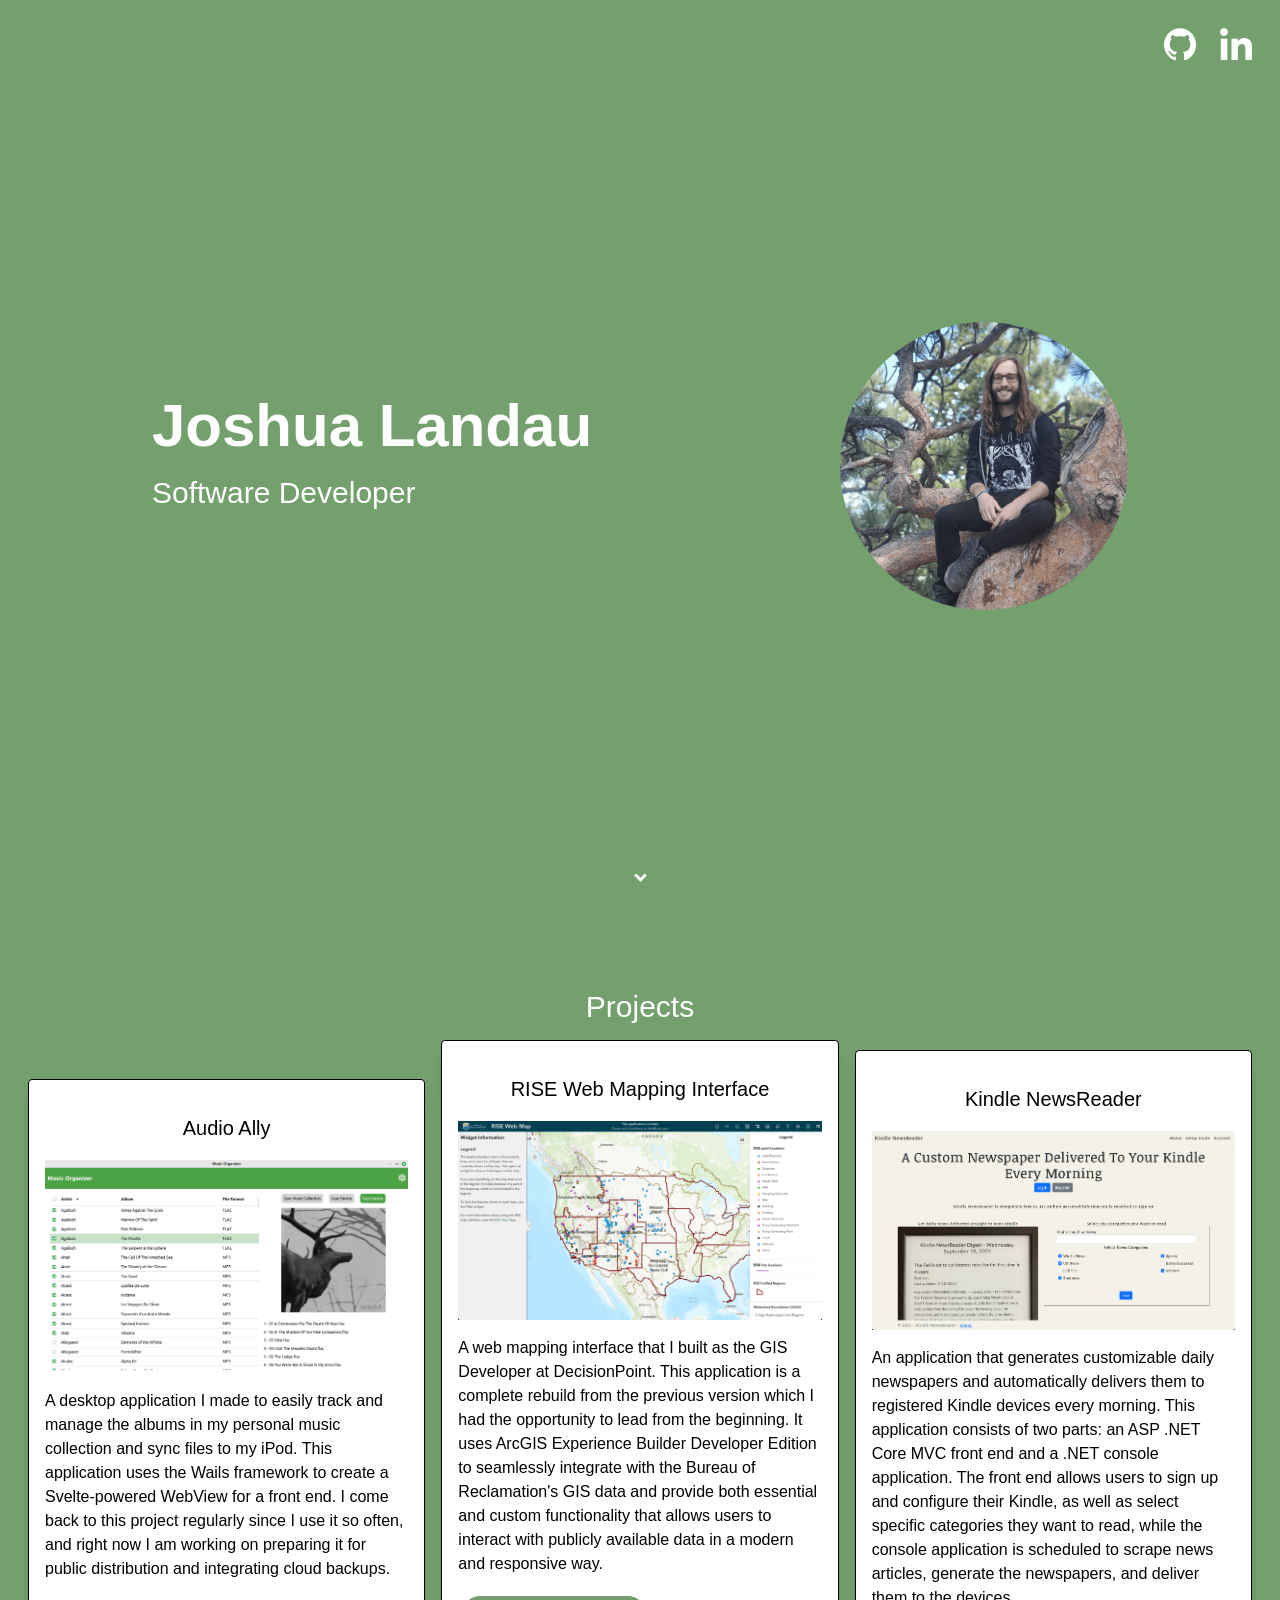
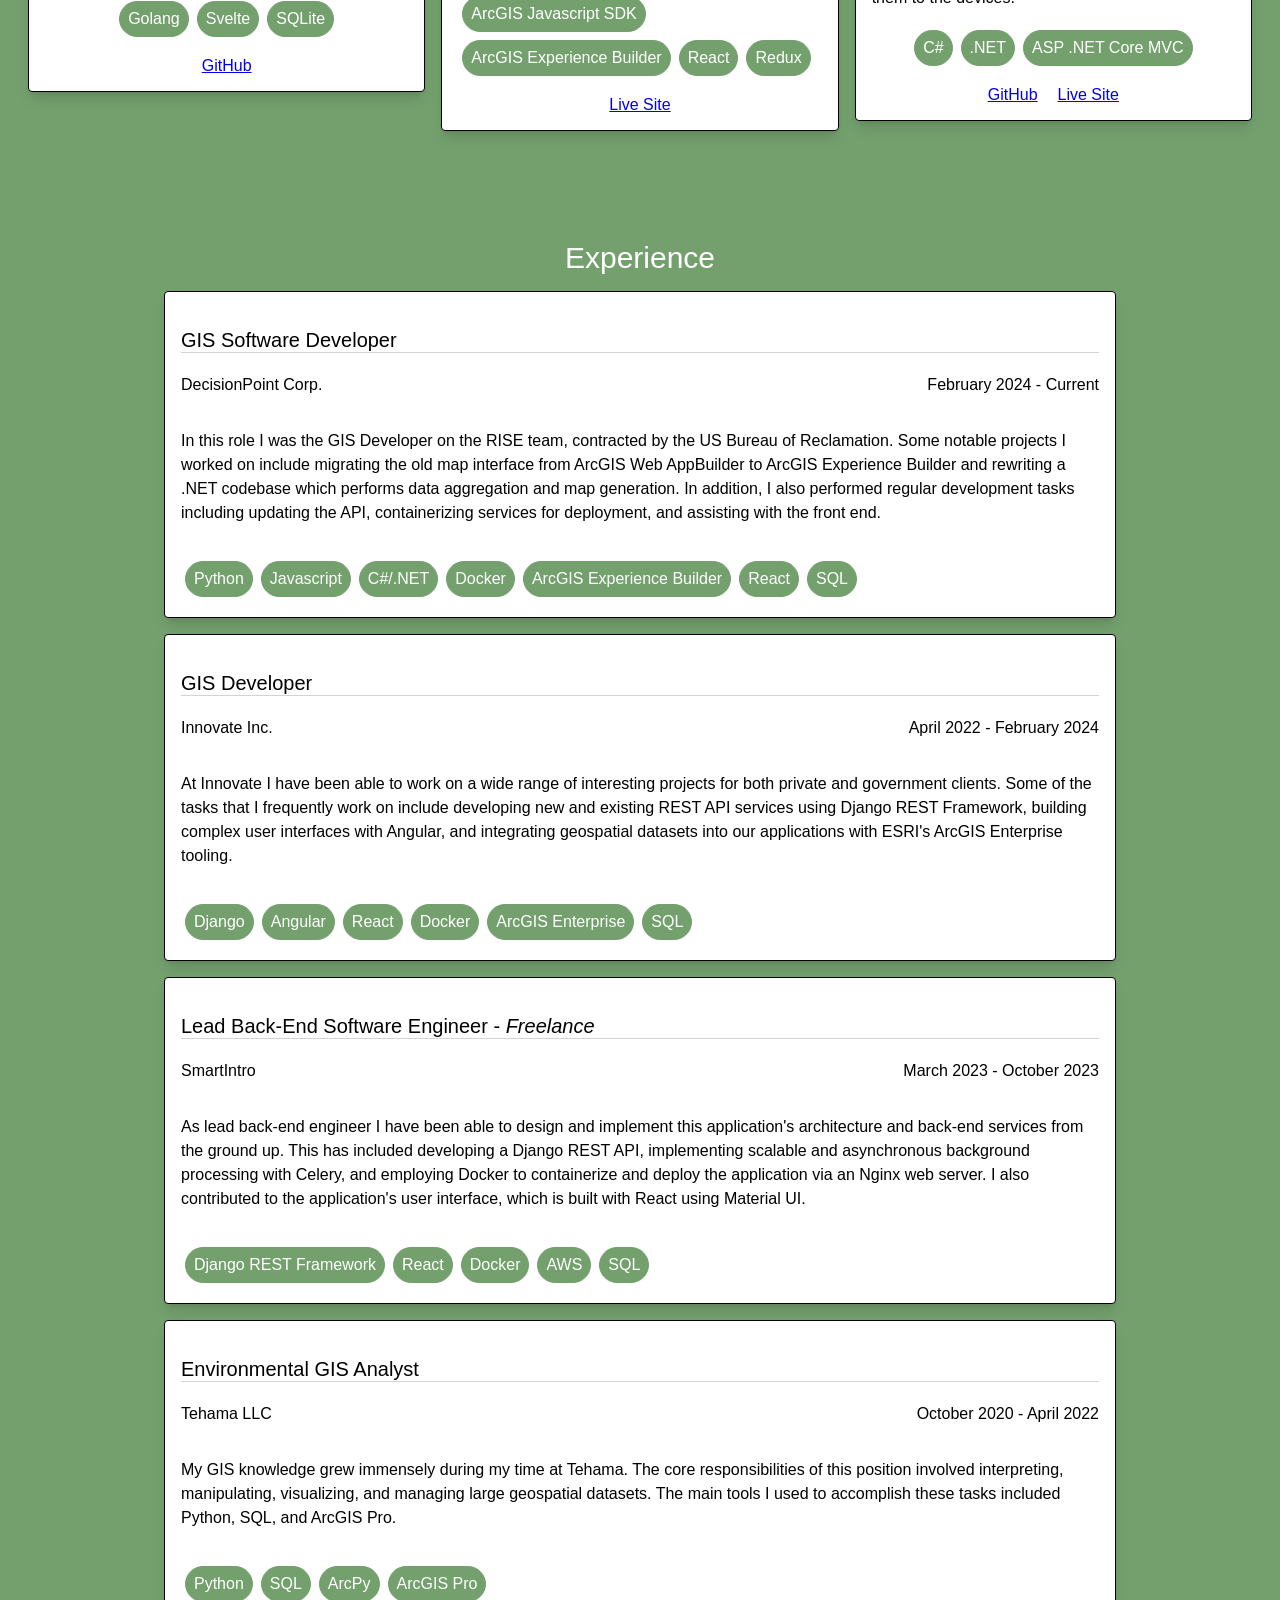
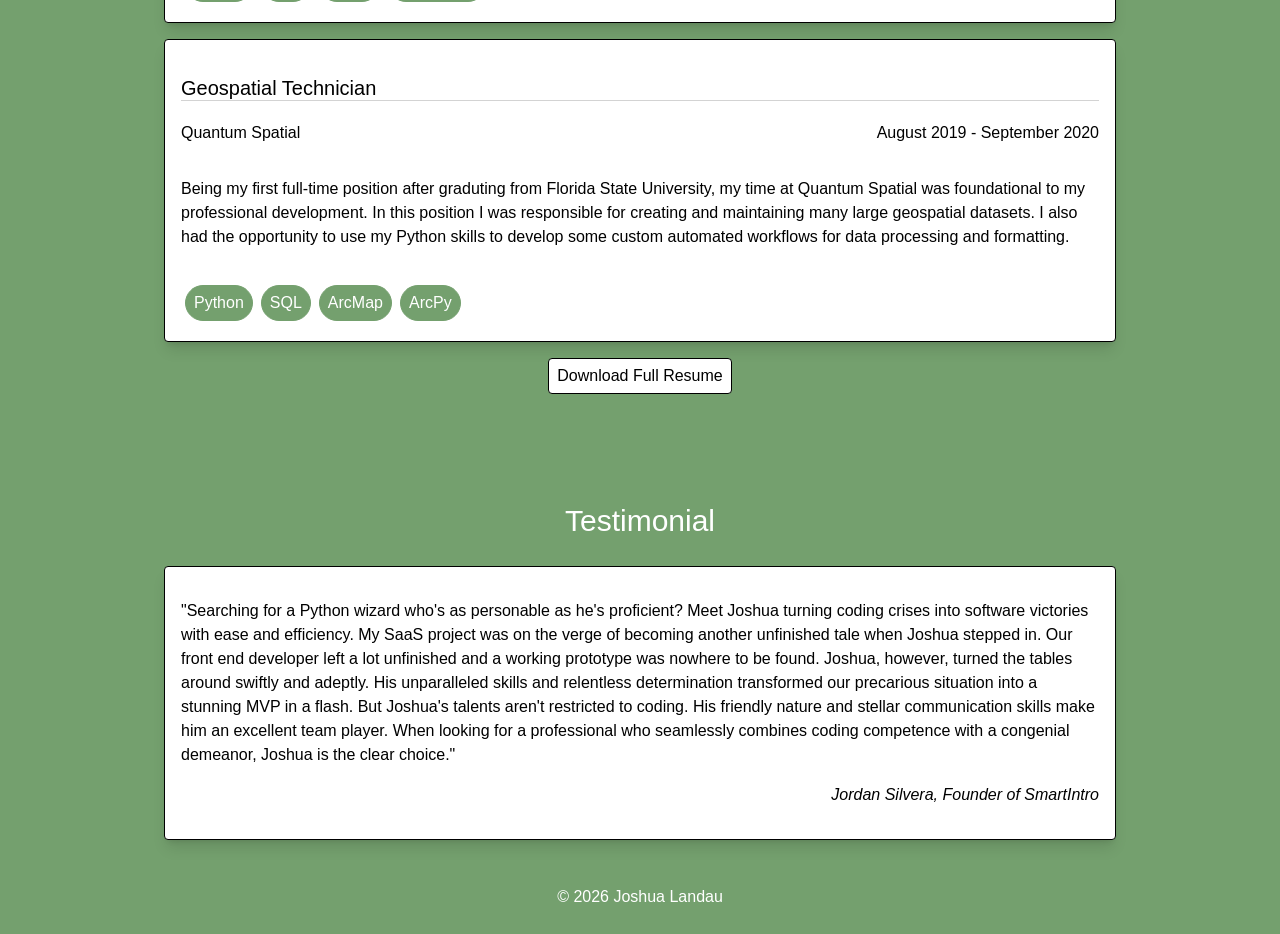
<file: index.html>
<html>

<head>
  <meta charset="UTF-8" />
  <meta name="viewport" content="width=device-width" />
  <meta name="robots" content="index" />
  <meta name="description" content="Joshua Landau Developer Portfolio" />
  <title>Joshua Landau Developer Portfolio</title>
  <link rel="icon" type="image/svg+xml" href="./static/icons/favicon.svg" />
  <link href="./static/css/index.css" rel="stylesheet" type="text/css" />
</head>

<body>
  <main>
    <!-- Hero Section-->
    <section style="height: calc(100vh - 3rem)">
      <div style="display: flex; justify-content: flex-end; gap: 1.5rem; width: 100%;">
        <a href="https://github.com/jdlandau123" target="_blank">
          <img class="icon grow" src="./static/icons/github-white.png" alt="GitHub" />
        </a>
        <a href="https://linkedin.com/in/joshuadlandau" target="_blank">
          <img class="icon grow" src="./static/icons/linkedin-64.png" alt="LinkedIn" />
        </a>
      </div>
      <div id="hero-main">
        <div>
          <h1 style="margin: 0; padding: 0; font-size: 3.75rem; font-weight: bold;">
            Joshua Landau
          </h1>
          <h3 style="padding: 0; margin-top: 1rem; font-size: 1.875rem; font-weight: 400;">
            Software Developer
          </h3>
          <!-- <div style="display: flex; gap: 1.25rem;">
            <a href="https://github.com/jdlandau123" target="_blank">
              <img class="icon grow" src="./static/icons/github-white.png" alt="GitHub" />
            </a>
            <a href="https://linkedin.com/in/joshuadlandau" target="_blank">
              <img class="icon grow" src="./static/icons/linkedin-64.png" alt="LinkedIn" />
            </a>
          </div> -->
        </div>
        <img id="profile-picture" src="./static/images/profile-picture-min.png"
          alt="Profile Picture" />
      </div>
      <div style="text-align: center;">
        <i class="down-arrow"></i>
      </div>
    </section>

    <!-- Projects -->
    <section style="margin-top: 5rem;">
      <h3 class="section-title">Projects</h3>
      <div id="projects-wrapper">
        <div class="item-wrapper w-third">
          <p class="project-title">Audio Ally</p>
          <img src="./static/images/music-organizer-screenshot-min.png" alt="Audio Ally Screenshot" />
          <p>
            A desktop application I made to easily track and manage the albums in my 
            personal music collection and sync files to my iPod. This application uses the 
            Wails framework to create a Svelte-powered WebView for a front end. I come back to
            this project regularly since I use it so often, and right now I am working on preparing
            it for public distribution and integrating cloud backups.
          </p>
          <div class="flex-wrap">
            <div class="chip">Golang</div>
            <div class="chip">Svelte</div>
            <div class="chip">SQLite</div>
          </div>
          <div class="project-links">
            <a href="https://github.com/jdlandau123/Music-Organizer-Wails" target="_blank">
              GitHub
            </a>
          </div>
        </div>

        <div class="item-wrapper w-third">
          <p class="project-title">RISE Web Mapping Interface</p>
          <img src="./static/images/rise-screenshot-min.png" alt="RISE Web Map Screenshot" />
          <p>
            A web mapping interface that I built as the GIS Developer at DecisionPoint. This 
            application is a complete rebuild from the previous version which I had the opportunity
            to lead from the beginning. It uses ArcGIS Experience Builder Developer Edition to seamlessly
            integrate with the Bureau of Reclamation's GIS data and provide both essential and custom functionality
            that allows users to interact with publicly available data in a modern and responsive way.
          </p>
          <div class="flex-wrap">
            <div class="chip">ArcGIS Javascript SDK</div>
            <div class="chip">ArcGIS Experience Builder</div>
            <div class="chip">React</div>
            <div class="chip">Redux</div>
          </div>
          <div class="project-links">
            <a href="https://data.usbr.gov/rise-map/beta/" target="_blank">
              Live Site
            </a>
          </div>
        </div>
    
        <!-- <div class="item-wrapper w-third">
          <p class="project-title">Texas A&M Flowpath Generation Tool</p>
          <img src="./static/images/tam-screenshot-min.png" alt="Texas A&M Screenshot" />
          <p>
            A web application that generates a raster dataset to determine which areas within the selected 
            area of interest are at the highest risk of flooding. I began this project during my 
            employment at Innovate Inc and developed it through two iterations. I was the only 
            developer working on the client side functionality at the time, which I started off with
            vanilla Javascript and later transitioned into a Svelte front end. 
          </p>
          <div class="flex-wrap">
            <div class="chip">ArcGIS Javascript SDK</div>
            <div class="chip">HTML</div>
            <div class="chip">CSS</div>
            <div class="chip">Javascript</div>
          </div>
          <div class="project-links">
            <a href="https://fastgis.agnet.tamu.edu/alpha/" target="_blank">
              Live Site
            </a>
          </div>
        </div> -->
    
        <div class="item-wrapper w-third">
          <p class="project-title">Kindle NewsReader</p>
          <img src="./static/images/kindle-newsreader-screenshot-min.png" alt="Kindle NewsReader Screenshot" />
          <p>
            An application that generates customizable daily newspapers and automatically 
            delivers them to registered Kindle devices every morning. This application 
            consists of two parts: an ASP .NET Core MVC front end and a .NET console application. The 
            front end allows users to sign up and configure their Kindle, as well as select specific
            categories they want to read, while the console application is scheduled to scrape news 
            articles, generate the newspapers, and deliver them to the devices.
          </p>
          <div class="flex-wrap">
            <div class="chip">C#</div>
            <div class="chip">.NET</div>
            <div class="chip">ASP .NET Core MVC</div>
          </div>
          <div class="project-links" style="gap: 1.25rem;">
            <a href="https://github.com/jdlandau123/Kindle-NewsReader" target="_blank">
              GitHub
            </a>
            <a href="https://kindle-newsreader.com" target="_blank">
              Live Site
            </a>
          </div>
        </div>
      </div>
    </section>

    <!-- Experience -->
    <section style="margin-top: 5rem;">
      <h3 class="section-title">Experience</h3>
      <div style="display: flex; flex-direction: column; justify-content: space-around; align-items: center; gap: 1rem;">
        <div class="item-wrapper">
          <p class="experience-title">GIS Software Developer</p>
          <div class="experience-details">
            <p>DecisionPoint Corp.</p>
            <p>February 2024 - Current</p>
          </div>
          <p style="margin-top: 1rem;">
            In this role I was the GIS Developer on the RISE team, contracted by the US Bureau of Reclamation. Some 
            notable projects I worked on include migrating the old map interface from ArcGIS Web AppBuilder to ArcGIS
            Experience Builder and rewriting a .NET codebase which performs data aggregation and map generation. In addition,
            I also performed regular development tasks including updating the API, containerizing services for deployment,
            and assisting with the front end.
          </p>
          <div class="flex-wrap" style="justify-content: flex-start; width: 100%; margin-top: 1rem;">
            <div class="chip">Python</div>
            <div class="chip">Javascript</div>
            <div class="chip">C#/.NET</div>
            <div class="chip">Docker</div>
            <div class="chip">ArcGIS Experience Builder</div>
            <div class="chip">React</div>
            <div class="chip">SQL</div>
          </div>
        </div>
    
        <div class="item-wrapper">
          <p class="experience-title">GIS Developer</p>
          <div class="experience-details">
            <p>Innovate Inc.</p>
            <p>April 2022 - February 2024</p>
          </div>
          <p style="margin-top: 1rem;">
            At Innovate I have been able to work on a wide range of interesting projects for both private and 
            government clients. Some of the tasks that I frequently work on include developing new and existing REST 
            API services using Django REST Framework, building complex user interfaces with Angular, and integrating 
            geospatial datasets into our applications with ESRI's ArcGIS Enterprise tooling.
          </p>
          <div class="flex-wrap" style="justify-content: flex-start; width: 100%; margin-top: 1rem;">
            <div class="chip">Django</div>
            <div class="chip">Angular</div>
            <div class="chip">React</div>
            <div class="chip">Docker</div>
            <div class="chip">ArcGIS Enterprise</div>
            <div class="chip">SQL</div>
          </div>
        </div>
    
        <div class="item-wrapper">
          <p class="experience-title">Lead Back-End Software Engineer - <i>Freelance</i></p>
          <div class="experience-details">
            <p>SmartIntro</p>
            <p>March 2023 - October 2023</p>
          </div>
          <p style="margin-top: 1rem;">
            As lead back-end engineer I have been able to design and implement this application's architecture and 
            back-end services from the ground up. This has included developing a Django REST API, implementing scalable 
            and asynchronous background processing with Celery, and employing Docker to containerize and deploy the 
            application via an Nginx web server. I also contributed to the application's user interface, which is built 
            with React using Material UI.
          </p>
          <div class="flex-wrap" style="justify-content: flex-start; width: 100%; margin-top: 1rem;">
            <div class="chip">Django REST Framework</div>
            <div class="chip">React</div>
            <div class="chip">Docker</div>
            <div class="chip">AWS</div>
            <div class="chip">SQL</div>
          </div>
        </div>
    
        <div class="item-wrapper">
          <p class="experience-title">Environmental GIS Analyst</p>
          <div class="experience-details">
            <p>Tehama LLC</p>
            <p>October 2020 - April 2022</p>
          </div>
          <p style="margin-top: 1rem;">
            My GIS knowledge grew immensely during my time at Tehama. The core responsibilities of this position 
            involved interpreting, manipulating, visualizing, and managing large geospatial datasets. The main tools 
            I used to accomplish these tasks included Python, SQL, and ArcGIS Pro.
          </p>
          <div class="flex-wrap" style="justify-content: flex-start; width: 100%; margin-top: 1rem;">
            <div class="chip">Python</div>
            <div class="chip">SQL</div>
            <div class="chip">ArcPy</div>
            <div class="chip">ArcGIS Pro</div>
          </div>
        </div>
    
        <div class="item-wrapper">
          <p class="experience-title">Geospatial Technician</p>
          <div class="experience-details">
            <p>Quantum Spatial</p>
            <p>August 2019 - September 2020</p>
          </div>
          <p style="margin-top: 1rem;">
            Being my first full-time position after graduting from Florida State University, my time at Quantum 
            Spatial was foundational to my professional development. In this position I was responsible for creating 
            and maintaining many large geospatial datasets. I also had the opportunity to use my Python skills to 
            develop some custom automated workflows for data processing and formatting.
          </p>
          <div class="flex-wrap" style="justify-content: flex-start; width: 100%; margin-top: 1rem;">
            <div class="chip">Python</div>
            <div class="chip">SQL</div>
            <div class="chip">ArcMap</div>
            <div class="chip">ArcPy</div>
          </div>
        </div>
    
        <a href="./static/Website_Resume_20250129.pdf" download="Joshua_Landau_Resume" target="_blank">
          <button id="resume-btn" type="button" class="grow">
            Download Full Resume
          </button>
        </a>
      </div>
    </section>

    <!-- Testimonial -->
    <section style="margin-top: 5rem;">
      <h3 class="section-title">Testimonial</h3>
      <div style="display: flex; justify-content: center; margin-top: 0.75rem;">
        <div class="item-wrapper">
          <blockquote style="margin: 0;">
            <p>
              "Searching for a Python wizard who's as personable as he's proficient? Meet Joshua
              turning coding crises into software victories with ease and efficiency. My SaaS project was on the
              verge of becoming another unfinished tale when Joshua stepped in. Our front end developer left a lot
              unfinished and a working prototype was nowhere to be found. Joshua, however, turned the tables around
              swiftly and adeptly. His unparalleled skills and relentless determination transformed our precarious
              situation into a stunning MVP in a flash. But Joshua's talents aren't restricted to coding. His friendly
              nature and stellar communication skills make him an excellent team player. When looking for a
              professional who seamlessly combines coding competence with a congenial demeanor, Joshua is the clear
              choice."
            </p>
            <p style="margin-top: 0.75rem; text-align: right;">
              <cite title="Jordan Silvera, Founder of SmartIntro">Jordan Silvera, Founder of SmartIntro</cite>
            </p>
          </blockquote>
        </div>
      </div>
    </section>
  </main>

  <footer style="text-align: center; margin-top: 3rem; color: white"></footer>
  <script>
    const footer = document.querySelector('footer');
    const year = new Date().getFullYear();
    footer.innerText = `\u00A9 ${year} Joshua Landau`;
  </script>
</body>

</html>
</file>
<file: static/css/index.css>
body {
  background-color: #74A06e;
  color: white;
  font-family: sans-serif;
  padding:  1.25rem;
}

p {
  line-height: 1.5rem;
}

section {
  display: flex;
  flex-direction: column;
}

div#hero-main {
  display: flex;
  flex-direction: row;
  justify-content: space-around;
  align-items: center;
  flex: 1 1 0%;
}

img.icon {
  width: 2rem;
  height: 2rem;
}

img#profile-picture {
  height: 18rem;
}

h3.section-title {
  text-align: center;
  font-size: 1.875rem;
  margin-bottom: 1rem;
  font-weight: 400;
}

div#projects-wrapper {
  display: flex;
  flex-direction: row;
  justify-content: space-around;
  align-items: center;
  gap: 1rem;
}

div.item-wrapper {
  display: flex;
  flex-direction: column;
  align-items: center;
  border: 1pt solid black;
  border-radius: 0.25rem;
  color: black;
  background-color: white;
  box-shadow: 0 10px 15px -3px rgba(0, 0, 0, 0.12), 0 4px 6px -4px rgba(0, 0, 0, 0.14);	
  padding: 1rem;
  width: 75%;
}

.w-third {
  width: 33%;
}

p.project-title {
  font-size: 1.25rem;
}

div.item-wrapper > img {
  width: 100%;
}

.flex-wrap {
  display: flex;
  flex-wrap: wrap;
}

.chip {
  padding: 0.5rem;
  margin: 0.25rem;
  background-color: #74A06e;
  color: white;
  width: fit-content;
  border: 1pt solid #74A06e;
  border-radius: 1.5rem;
}

div.project-links {
  display: flex;
  justify-content: space-around;
  align-items: flex-end;
  margin-top: 1rem;
  flex: 1 1 0%;
}

p.experience-title {
  font-size: 1.25rem;
  text-align: left;
  width: 100%;
  border-bottom: 1px solid lightgrey;
  margin-bottom: 0;
}

div.experience-details {
  display: flex;
  justify-content: space-between;
  width: 100%;
  margin-top: 0.25rem;
}

button#resume-btn {
  padding: 0.5rem;
  background-color: white;
  color: black;
  border: 1pt solid black;
  border-radius: 0.25rem;
  font-size: 1rem;
}


.down-arrow {
  border: solid white;
  border-width: 0 3px 3px 0;
  display: inline-block;
  padding: 3px;
  transform: rotate(45deg);
  color: white;
  -webkit-transform: rotate(45deg);
}

.grow {
  transition: all 0.3s ease-in-out;
}

.grow:hover {
  cursor: pointer;
  transform: scale(1.05);
}

@media (max-width: 600px) {
  div#hero-main {
    flex-direction: column;
  }

  div#projects-wrapper {
    flex-direction: column;
  }

  div.item-wrapper {
    width: unset;
  }
}
</file>
